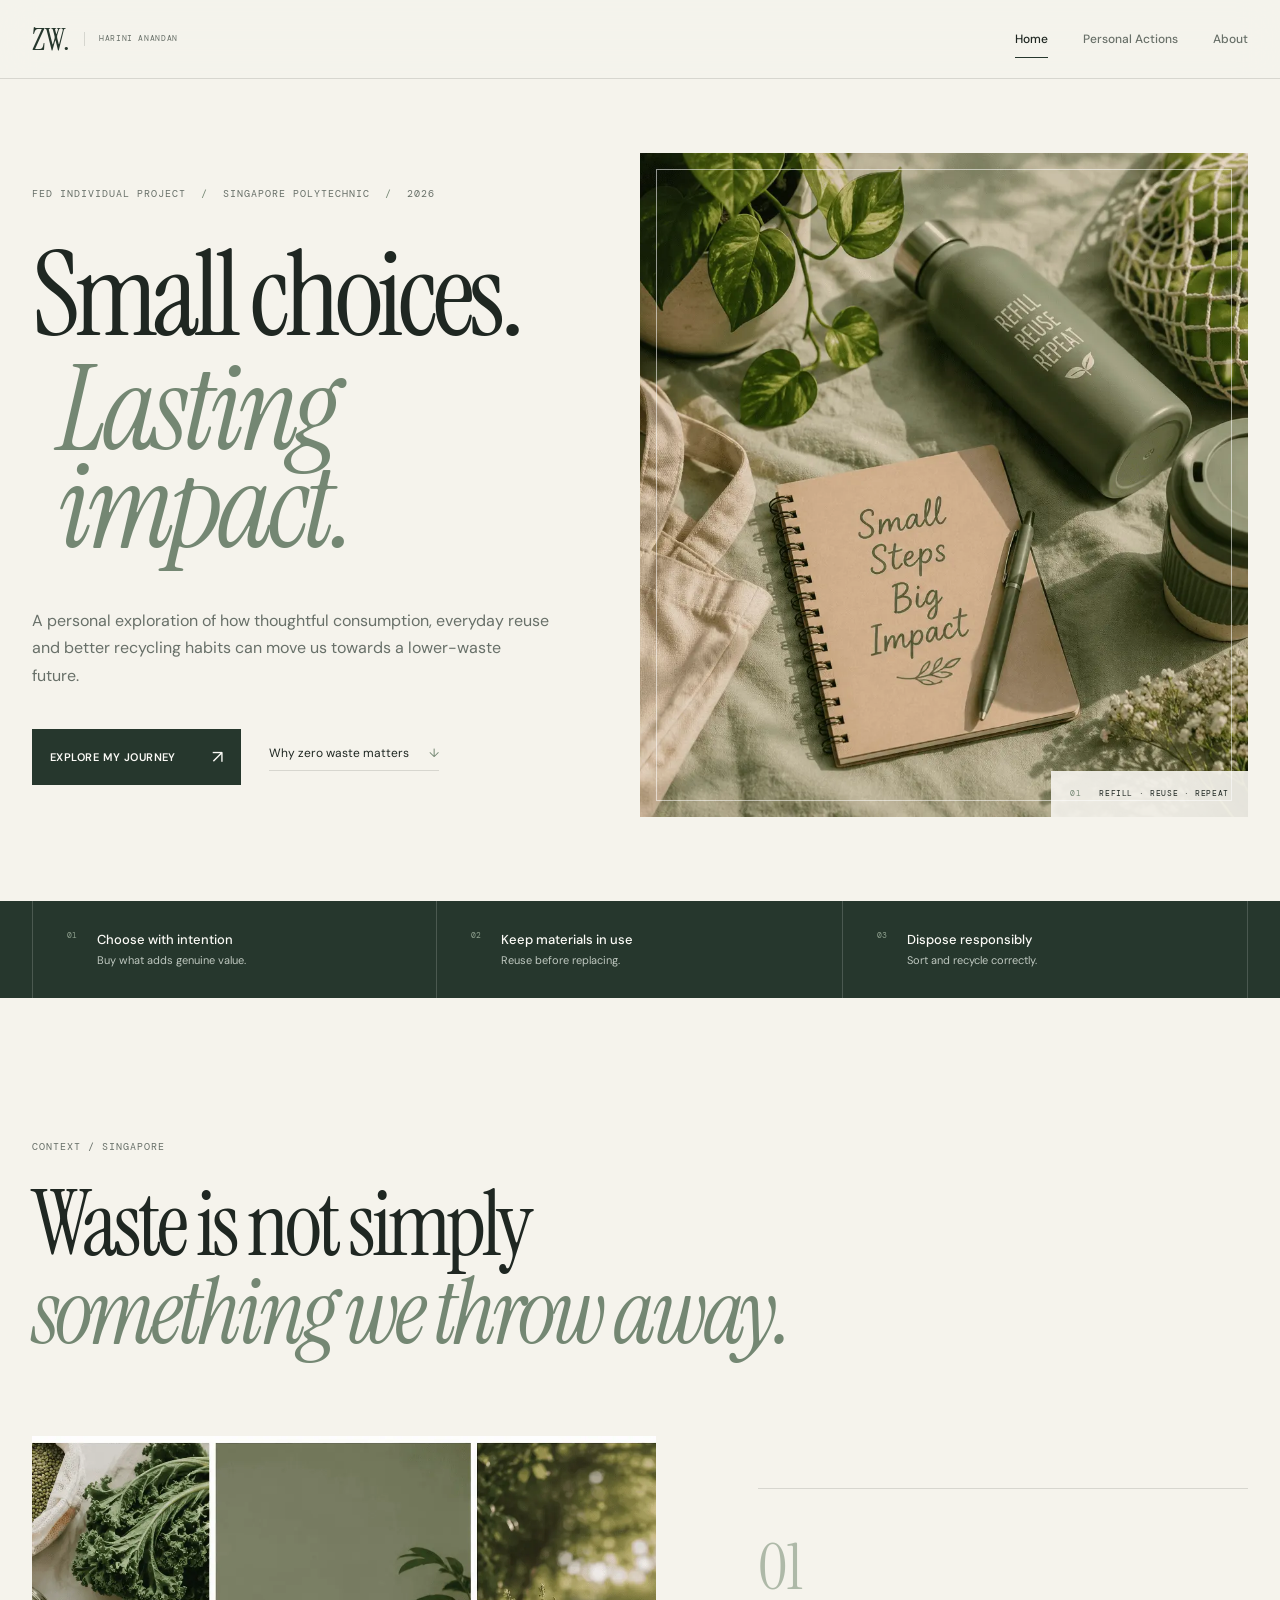
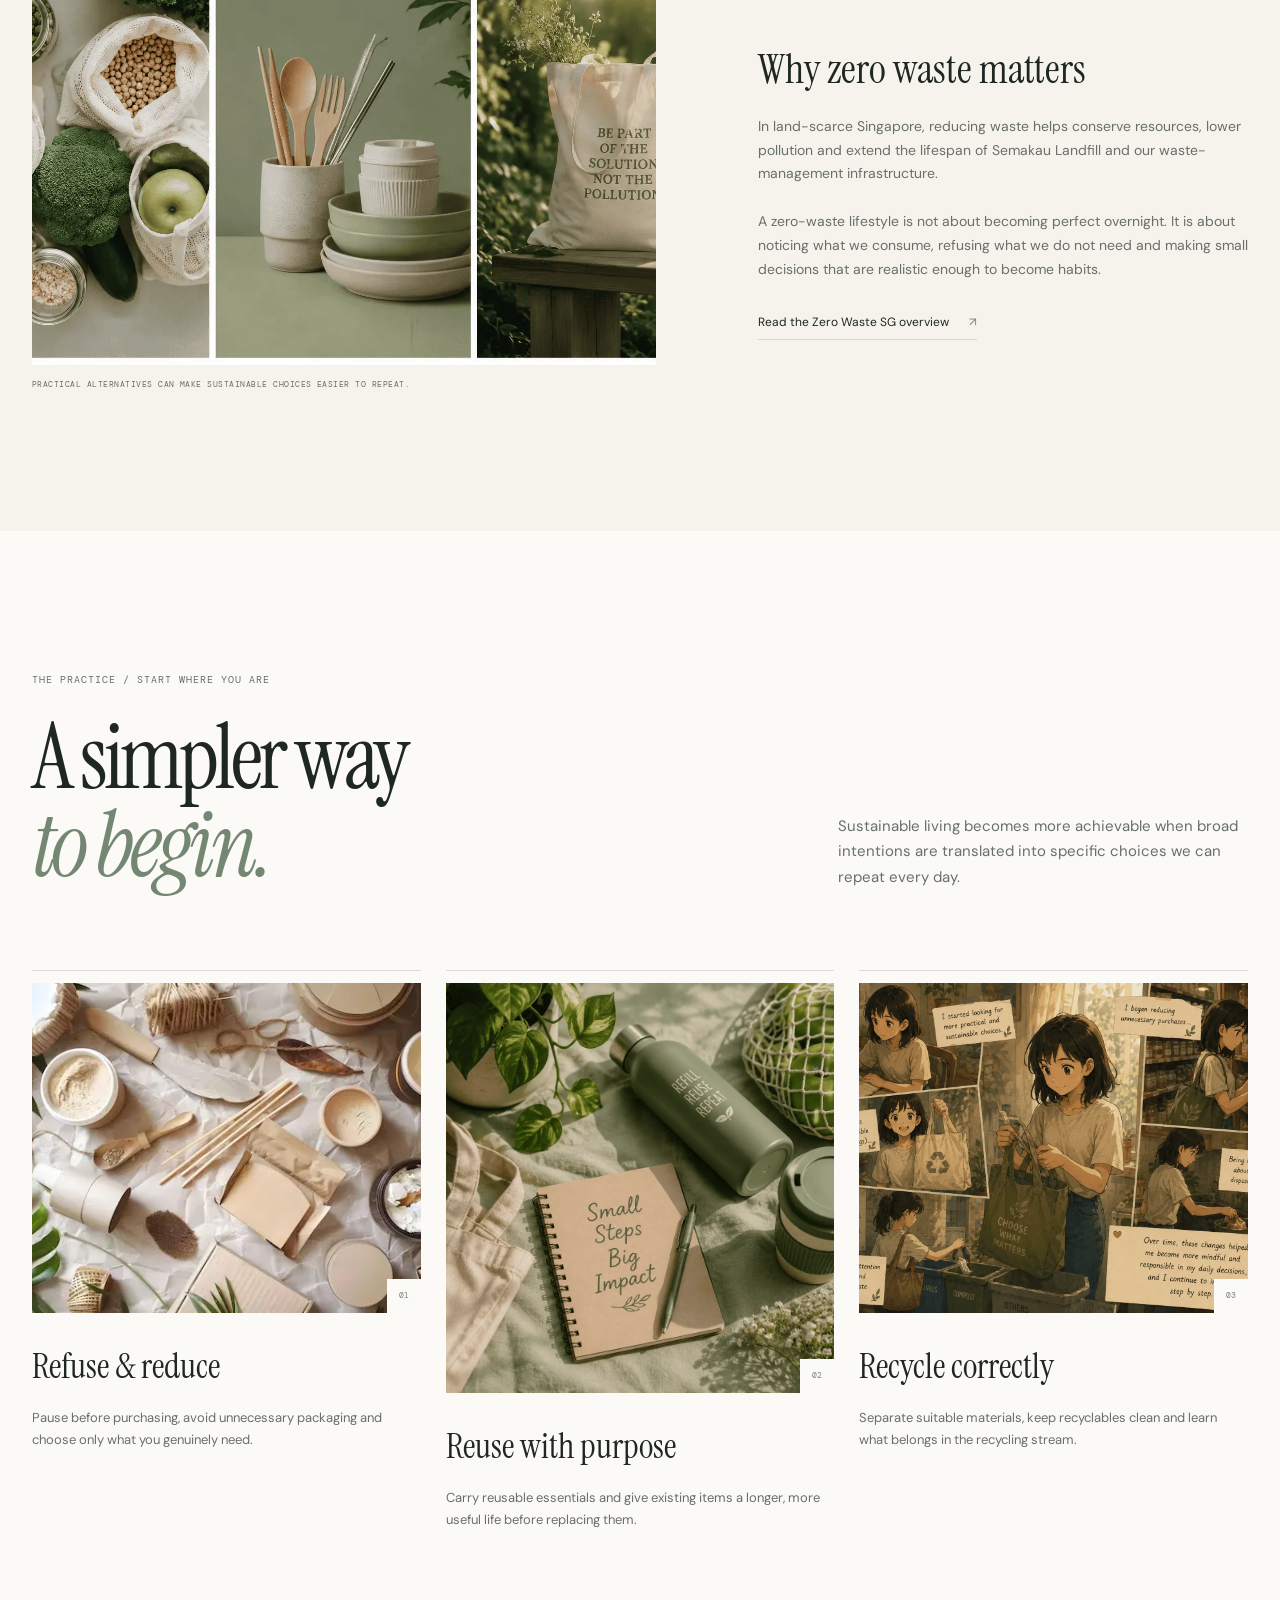
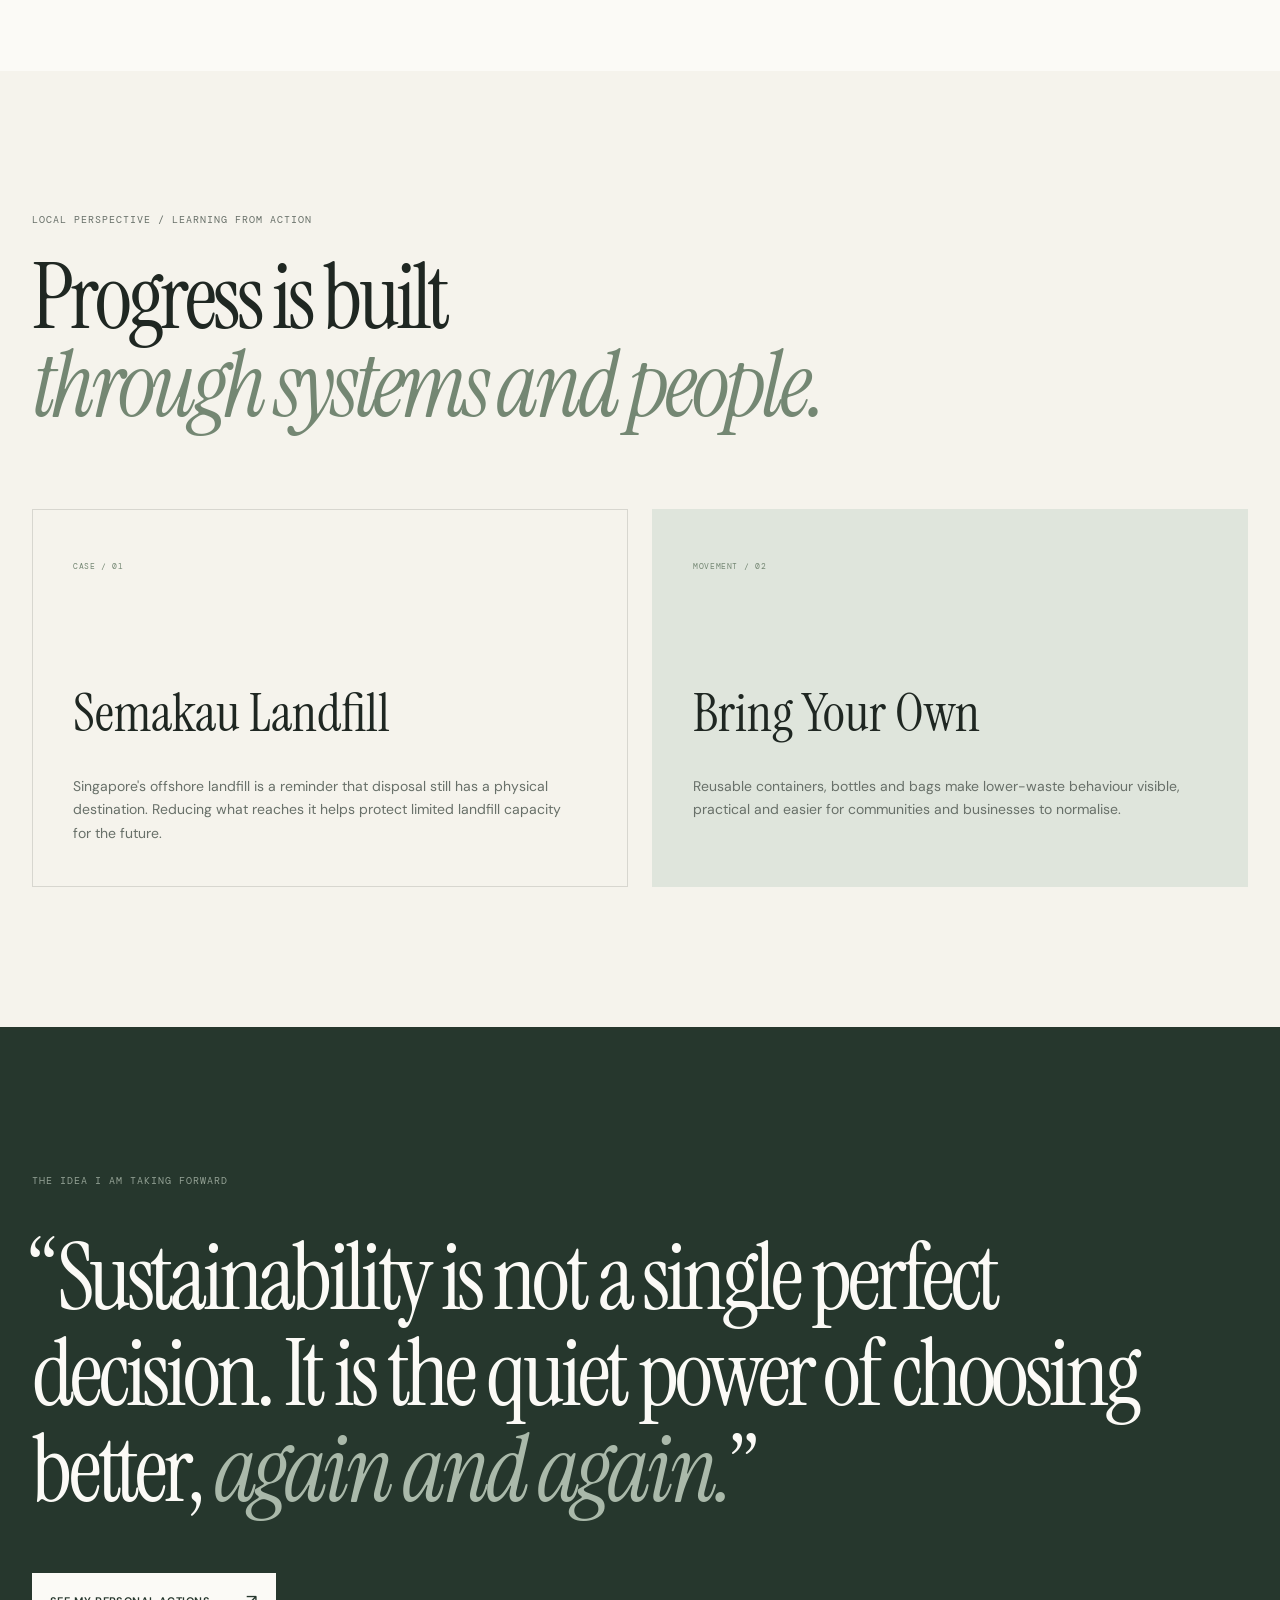
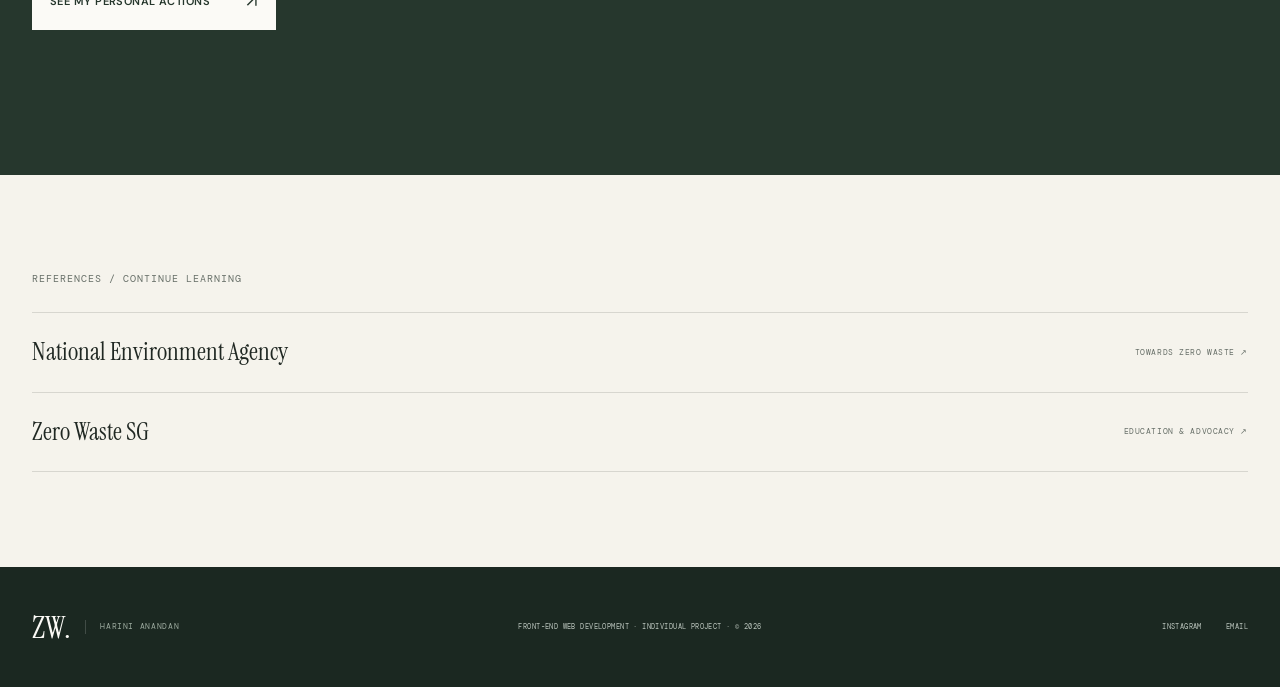
<file: index.html>
<!DOCTYPE html>
<html lang="en">
<head>
  <meta charset="UTF-8">
  <meta name="viewport" content="width=device-width, initial-scale=1.0">
  <meta name="description" content="A refined student project by Harinivevektha Anandan exploring practical zero-waste habits and sustainable choices in Singapore.">
  <meta name="theme-color" content="#26372d">
  <title>Zero Waste, Thoughtfully — Harini Anandan</title>

  <link rel="preconnect" href="https://fonts.googleapis.com">
  <link rel="preconnect" href="https://fonts.gstatic.com" crossorigin>
  <link href="https://fonts.googleapis.com/css2?family=DM+Sans:wght@400;500;600&amp;family=DM+Mono:wght@400;500&amp;family=Instrument+Serif:ital@0;1&amp;display=swap" rel="stylesheet">

  <link rel="stylesheet" href="css/style.css">
  <script src="script.js" defer></script>
</head>

<body>
  <a class="skip-link" href="#main-content">Skip to content</a>

  <header class="site-header">
    <div class="nav-shell">
      <a class="brand" href="index.html" aria-label="Zero Waste home">
        <span>ZW.</span>
        <small>Harini Anandan</small>
      </a>

      <button class="menu-toggle" type="button" aria-expanded="false" aria-controls="site-nav" aria-label="Open navigation">
        <span></span><span></span>
      </button>

      <nav class="site-nav" id="site-nav" aria-label="Main navigation">
        <a class="active" href="index.html">Home</a>
        <a href="personalaction.html">Personal Actions</a>
        <a href="about_me.html">About</a>
      </nav>
    </div>
  </header>

  <main id="main-content">
    <section class="home-hero page-shell">
      <div class="hero-copy reveal">
        <p class="eyebrow">FED Individual Project <span>/</span> Singapore Polytechnic <span>/</span> 2026</p>
        <h1>Small choices.<br><em>Lasting impact.</em></h1>
        <p class="hero-intro">
          A personal exploration of how thoughtful consumption, everyday reuse
          and better recycling habits can move us towards a lower-waste future.
        </p>
        <div class="hero-actions">
          <a class="button button-dark" href="personalaction.html">Explore my journey <span>↗</span></a>
          <a class="text-link" href="#why">Why zero waste matters <span>↓</span></a>
        </div>
      </div>

      <figure class="hero-visual reveal">
        <img src="images/aestheticpic.webp" alt="Reusable bottle, cup, tote bag and fresh produce arranged for a low-waste lifestyle">
        <figcaption><span>01</span> Refill · Reuse · Repeat</figcaption>
      </figure>
    </section>

    <section class="principles" aria-label="Zero-waste principles">
      <div class="page-shell principles-grid">
        <p><span>01</span><strong>Choose with intention</strong>Buy what adds genuine value.</p>
        <p><span>02</span><strong>Keep materials in use</strong>Reuse before replacing.</p>
        <p><span>03</span><strong>Dispose responsibly</strong>Sort and recycle correctly.</p>
      </div>
    </section>

    <section class="section page-shell" id="why">
      <div class="section-heading reveal">
        <p class="eyebrow">Context / Singapore</p>
        <h2>Waste is not simply<br><em>something we throw away.</em></h2>
      </div>

      <div class="editorial-split">
        <figure class="feature-image reveal">
          <img src="images/overlayindex.webp" alt="Reusable food bags, utensils, cup and tote bag illustrating low-waste choices" loading="lazy">
          <figcaption>Practical alternatives can make sustainable choices easier to repeat.</figcaption>
        </figure>

        <div class="feature-copy reveal">
          <span class="large-number">01</span>
          <h3>Why zero waste matters</h3>
          <p>
            In land-scarce Singapore, reducing waste helps conserve resources,
            lower pollution and extend the lifespan of Semakau Landfill and our
            waste-management infrastructure.
          </p>
          <p>
            A zero-waste lifestyle is not about becoming perfect overnight. It is
            about noticing what we consume, refusing what we do not need and making
            small decisions that are realistic enough to become habits.
          </p>
          <a class="text-link source-link" href="https://www.zerowastesg.com/zero-waste" target="_blank" rel="noopener noreferrer">
            Read the Zero Waste SG overview <span>↗</span>
          </a>
        </div>
      </div>
    </section>

    <section class="section practice-section">
      <div class="page-shell">
        <div class="section-heading section-heading-row reveal">
          <div>
            <p class="eyebrow">The practice / Start where you are</p>
            <h2>A simpler way<br><em>to begin.</em></h2>
          </div>
          <p>
            Sustainable living becomes more achievable when broad intentions are
            translated into specific choices we can repeat every day.
          </p>
        </div>

        <div class="practice-grid">
          <article class="practice-card reveal">
            <div class="practice-image">
              <img src="images/ecoproducts.webp" alt="Natural and reusable household products" loading="lazy">
              <span>01</span>
            </div>
            <h3>Refuse &amp; reduce</h3>
            <p>Pause before purchasing, avoid unnecessary packaging and choose only what you genuinely need.</p>
          </article>

          <article class="practice-card reveal">
            <div class="practice-image practice-image-tall">
              <img src="images/aestheticpic.webp" alt="Reusable items for a low-waste daily routine" loading="lazy">
              <span>02</span>
            </div>
            <h3>Reuse with purpose</h3>
            <p>Carry reusable essentials and give existing items a longer, more useful life before replacing them.</p>
          </article>

          <article class="practice-card reveal">
            <div class="practice-image">
              <img src="images/recycling.webp" alt="Illustrated reflection on mindful shopping, reuse and recycling" loading="lazy">
              <span>03</span>
            </div>
            <h3>Recycle correctly</h3>
            <p>Separate suitable materials, keep recyclables clean and learn what belongs in the recycling stream.</p>
          </article>
        </div>
      </div>
    </section>

    <section class="section page-shell">
      <div class="section-heading reveal">
        <p class="eyebrow">Local perspective / Learning from action</p>
        <h2>Progress is built<br><em>through systems and people.</em></h2>
      </div>

      <div class="case-grid">
        <article class="case-card reveal">
          <span>Case / 01</span>
          <h3>Semakau Landfill</h3>
          <p>
            Singapore's offshore landfill is a reminder that disposal still has a
            physical destination. Reducing what reaches it helps protect limited
            landfill capacity for the future.
          </p>
        </article>

        <article class="case-card case-card-accent reveal">
          <span>Movement / 02</span>
          <h3>Bring Your Own</h3>
          <p>
            Reusable containers, bottles and bags make lower-waste behaviour visible,
            practical and easier for communities and businesses to normalise.
          </p>
        </article>
      </div>
    </section>

    <section class="closing-statement">
      <div class="page-shell reveal">
        <p class="eyebrow">The idea I am taking forward</p>
        <blockquote>
          “Sustainability is not a single perfect decision. It is the quiet power of
          choosing better, <em>again and again.</em>”
        </blockquote>
        <a class="button button-light" href="personalaction.html">See my personal actions <span>↗</span></a>
      </div>
    </section>

    <section class="sources-section page-shell">
      <p class="eyebrow">References / Continue learning</p>
      <div class="source-list">
        <a href="https://www.nea.gov.sg/our-services/towards-zero-waste" target="_blank" rel="noopener noreferrer">
          <span>National Environment Agency</span><small>Towards Zero Waste ↗</small>
        </a>
        <a href="https://www.zerowastesg.com/" target="_blank" rel="noopener noreferrer">
          <span>Zero Waste SG</span><small>Education &amp; advocacy ↗</small>
        </a>
      </div>
    </section>
  </main>

  <footer class="site-footer">
    <div class="page-shell footer-grid">
      <a class="brand brand-light" href="index.html"><span>ZW.</span><small>Harini Anandan</small></a>
      <p>Front-End Web Development · Individual Project · © 2026</p>
      <div class="footer-links">
        <a href="https://www.instagram.com/hariniii.i" target="_blank" rel="noopener noreferrer">Instagram</a>
        <a href="mailto:hariniiy@icloud.com">Email</a>
      </div>
    </div>
  </footer>
</body>
</html>
</file>
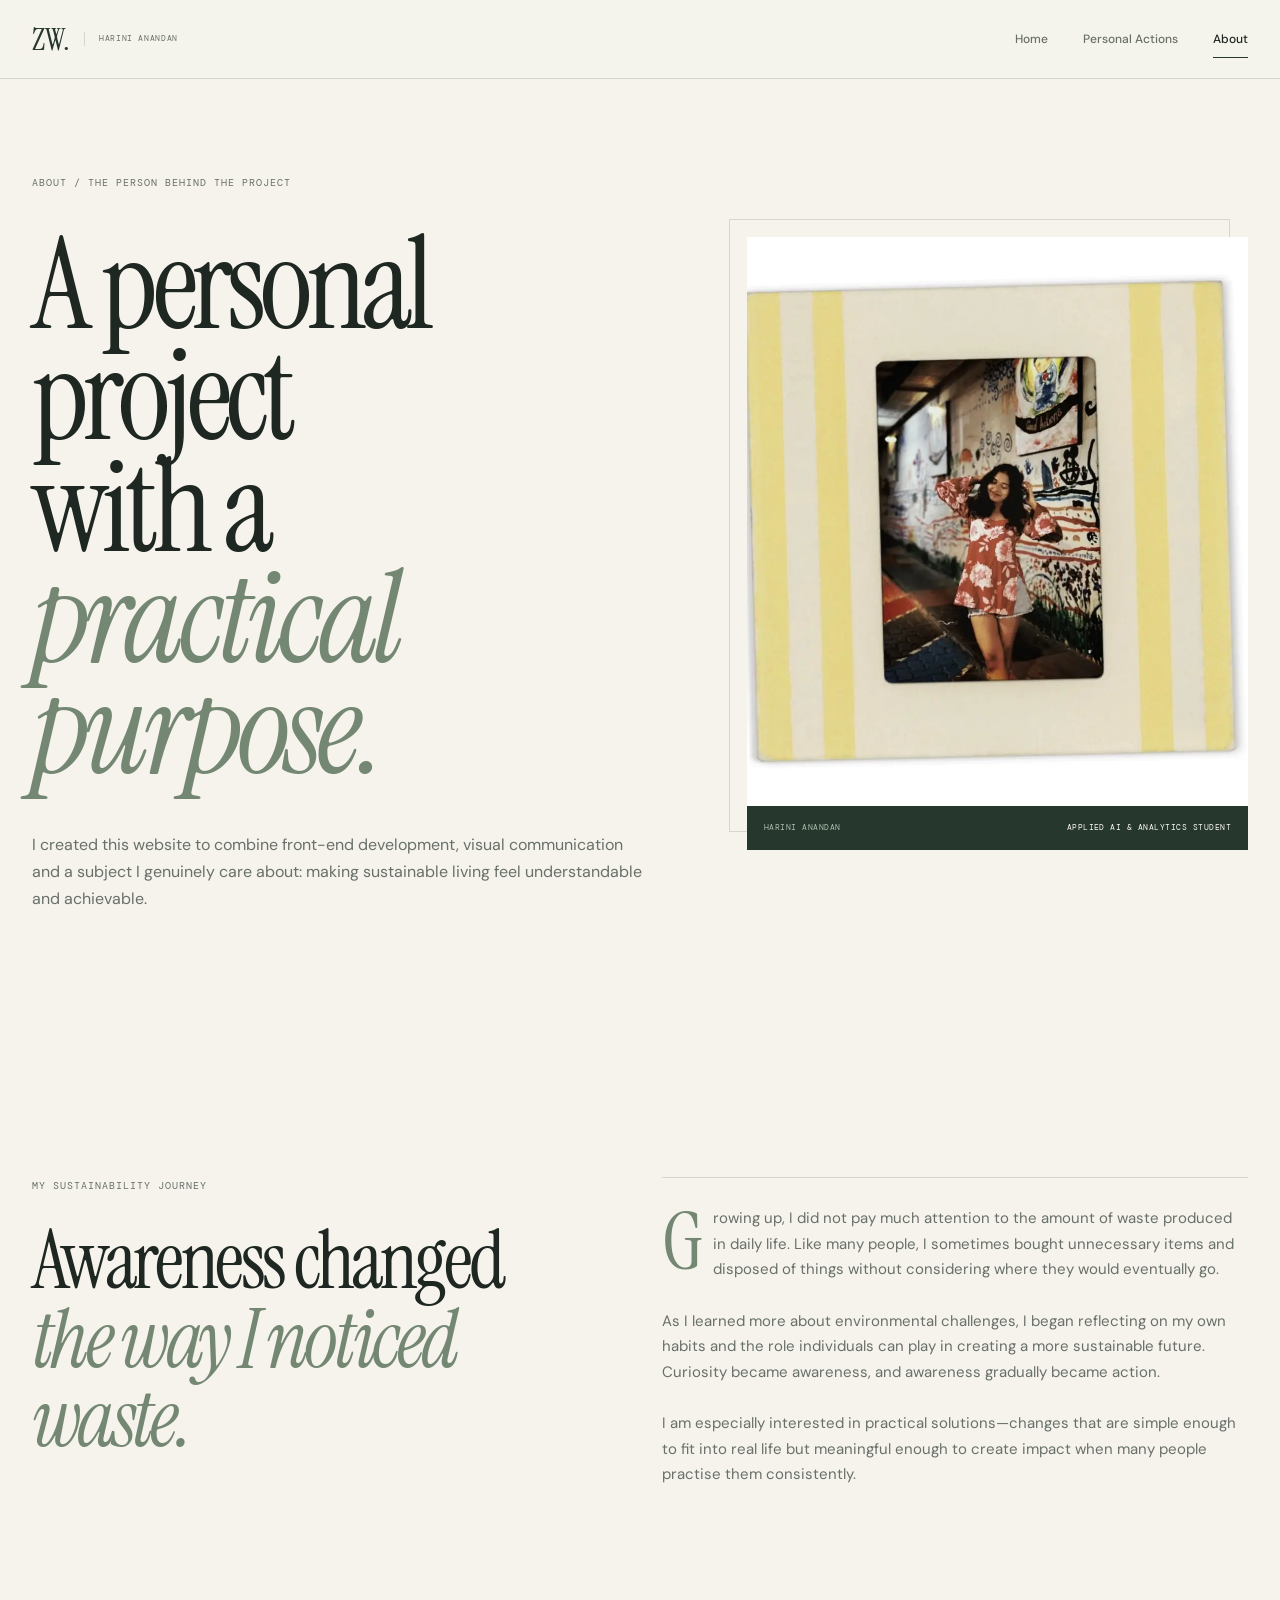
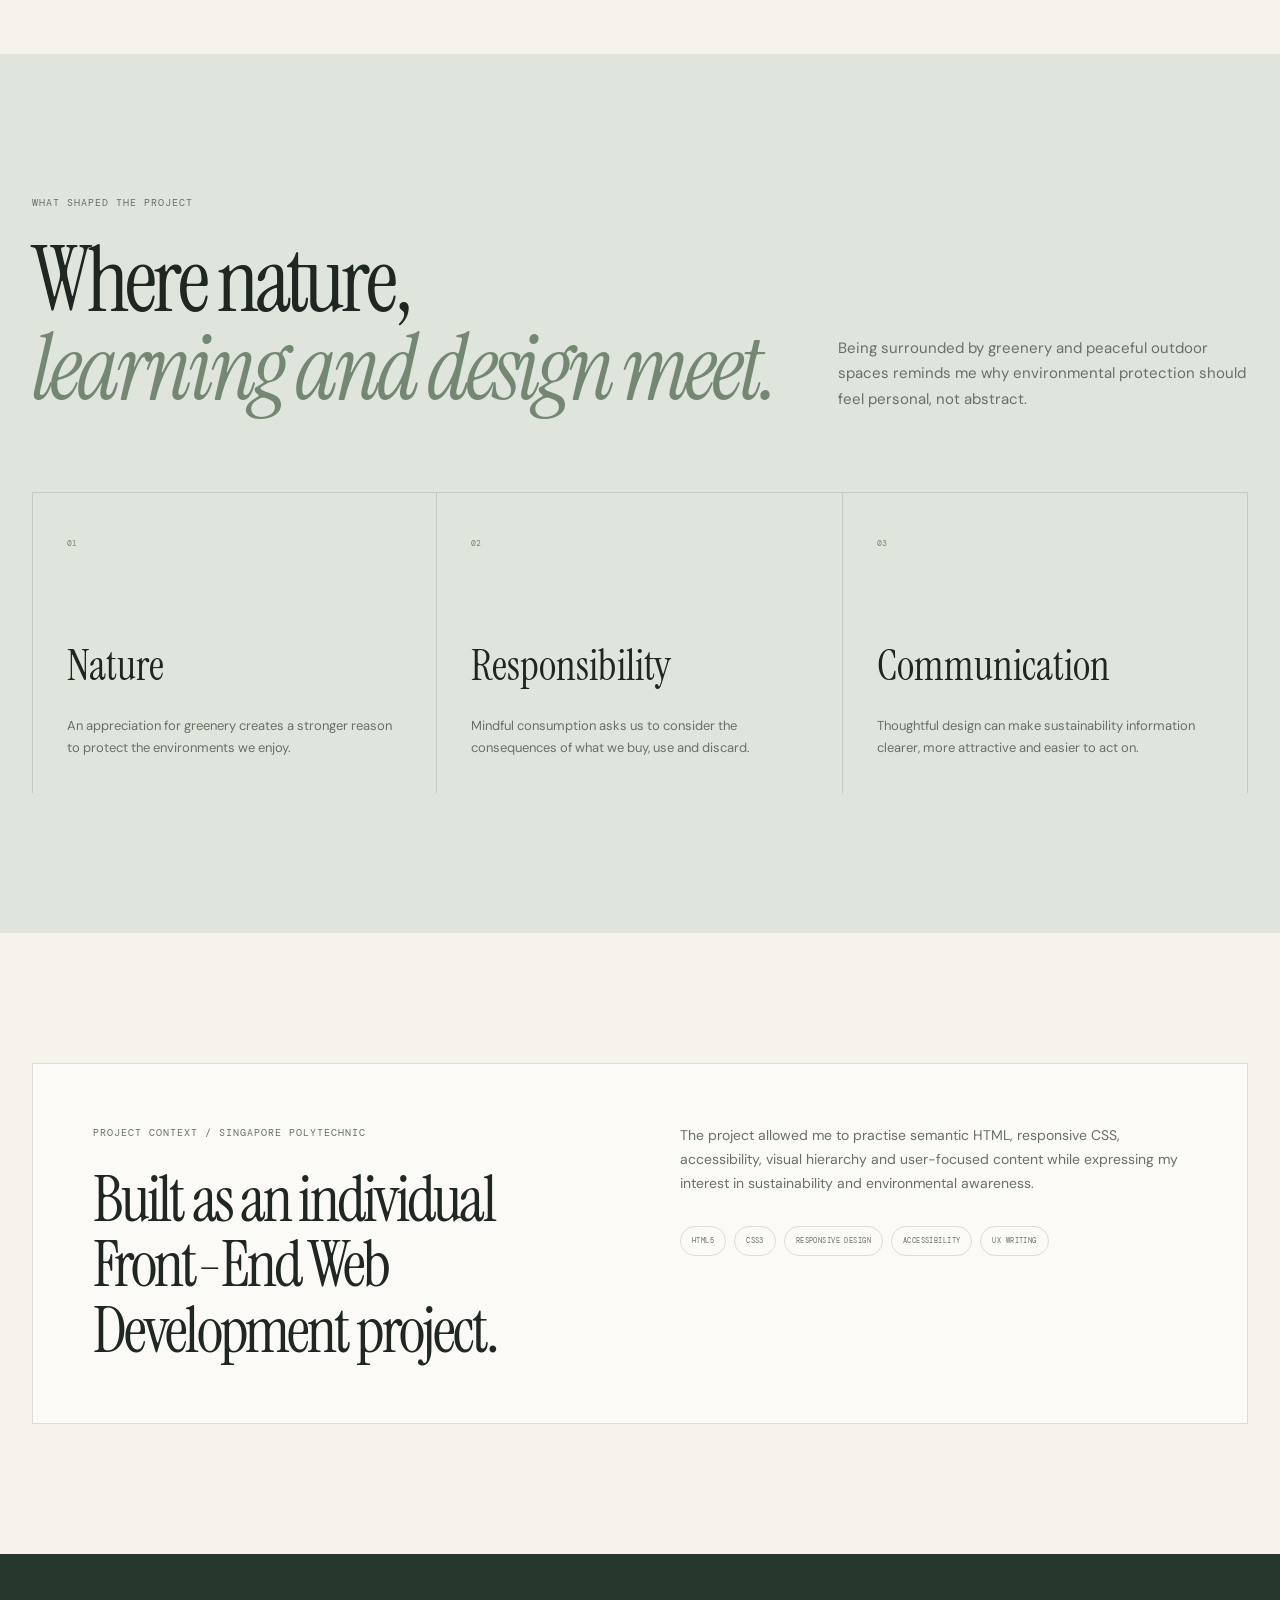
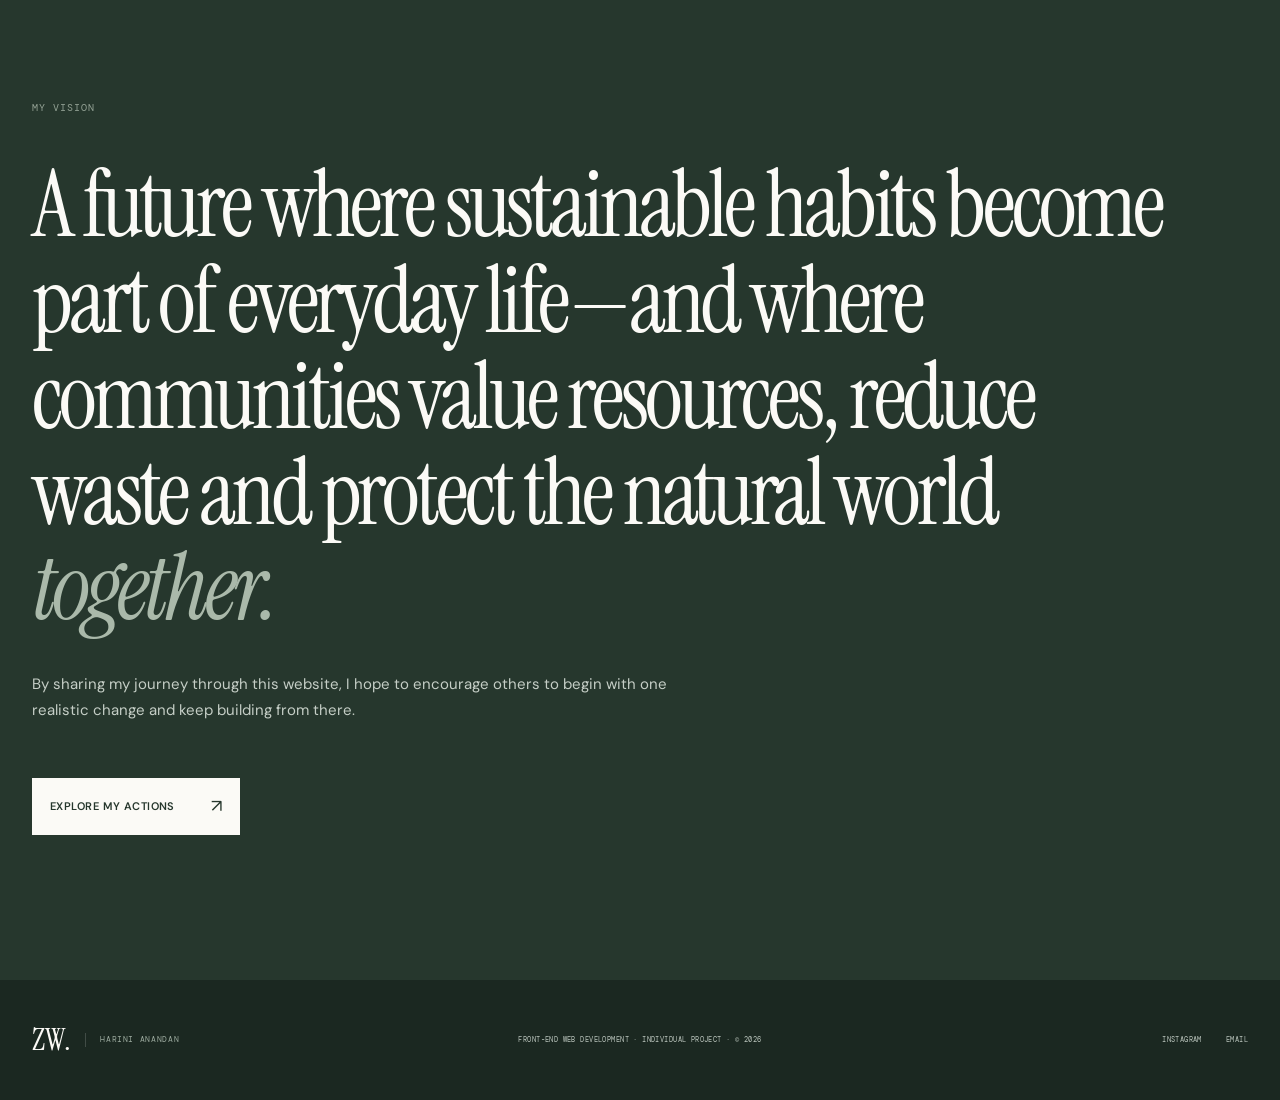
<file: about_me.html>
<!DOCTYPE html>
<html lang="en">
<head>
  <meta charset="UTF-8">
  <meta name="viewport" content="width=device-width, initial-scale=1.0">
  <meta name="description" content="About Harinivevektha Anandan and the personal inspiration behind her Front-End Web Development sustainability project.">
  <meta name="theme-color" content="#26372d">
  <title>About the Project — Zero Waste, Thoughtfully</title>

  <link rel="preconnect" href="https://fonts.googleapis.com">
  <link rel="preconnect" href="https://fonts.gstatic.com" crossorigin>
  <link href="https://fonts.googleapis.com/css2?family=DM+Sans:wght@400;500;600&amp;family=DM+Mono:wght@400;500&amp;family=Instrument+Serif:ital@0;1&amp;display=swap" rel="stylesheet">

  <link rel="stylesheet" href="css/style.css">
  <script src="script.js" defer></script>
</head>

<body>
  <a class="skip-link" href="#main-content">Skip to content</a>

  <header class="site-header">
    <div class="nav-shell">
      <a class="brand" href="index.html" aria-label="Zero Waste home">
        <span>ZW.</span>
        <small>Harini Anandan</small>
      </a>

      <button class="menu-toggle" type="button" aria-expanded="false" aria-controls="site-nav" aria-label="Open navigation">
        <span></span><span></span>
      </button>

      <nav class="site-nav" id="site-nav" aria-label="Main navigation">
        <a href="index.html">Home</a>
        <a href="personalaction.html">Personal Actions</a>
        <a class="active" href="about_me.html">About</a>
      </nav>
    </div>
  </header>

  <main id="main-content">
    <section class="about-hero page-shell">
      <div class="about-hero-copy reveal">
        <p class="eyebrow">About / The person behind the project</p>
        <h1>A personal project<br>with a <em>practical purpose.</em></h1>
        <p>
          I created this website to combine front-end development, visual
          communication and a subject I genuinely care about: making sustainable
          living feel understandable and achievable.
        </p>
      </div>

      <figure class="portrait-frame reveal">
        <img src="images/me.webp" alt="Harinivevektha Anandan">
        <figcaption><span>Harini Anandan</span> Applied AI &amp; Analytics student</figcaption>
      </figure>
    </section>

    <section class="section page-shell">
      <div class="about-story">
        <div class="about-story-title reveal">
          <p class="eyebrow">My sustainability journey</p>
          <h2>Awareness changed<br><em>the way I noticed waste.</em></h2>
        </div>

        <div class="about-story-copy reveal">
          <p class="drop-cap">
            Growing up, I did not pay much attention to the amount of waste produced
            in daily life. Like many people, I sometimes bought unnecessary items and
            disposed of things without considering where they would eventually go.
          </p>
          <p>
            As I learned more about environmental challenges, I began reflecting on
            my own habits and the role individuals can play in creating a more
            sustainable future. Curiosity became awareness, and awareness gradually
            became action.
          </p>
          <p>
            I am especially interested in practical solutions—changes that are simple
            enough to fit into real life but meaningful enough to create impact when
            many people practise them consistently.
          </p>
        </div>
      </div>
    </section>

    <section class="values-section">
      <div class="page-shell">
        <div class="section-heading section-heading-row reveal">
          <div>
            <p class="eyebrow">What shaped the project</p>
            <h2>Where nature,<br><em>learning and design meet.</em></h2>
          </div>
          <p>
            Being surrounded by greenery and peaceful outdoor spaces reminds me
            why environmental protection should feel personal, not abstract.
          </p>
        </div>

        <div class="value-grid">
          <article class="value-card reveal">
            <span>01</span>
            <h3>Nature</h3>
            <p>An appreciation for greenery creates a stronger reason to protect the environments we enjoy.</p>
          </article>
          <article class="value-card reveal">
            <span>02</span>
            <h3>Responsibility</h3>
            <p>Mindful consumption asks us to consider the consequences of what we buy, use and discard.</p>
          </article>
          <article class="value-card reveal">
            <span>03</span>
            <h3>Communication</h3>
            <p>Thoughtful design can make sustainability information clearer, more attractive and easier to act on.</p>
          </article>
        </div>
      </div>
    </section>

    <section class="project-note page-shell">
      <div class="project-note-card reveal">
        <div>
          <p class="eyebrow">Project context / Singapore Polytechnic</p>
          <h2>Built as an individual Front-End Web Development project.</h2>
        </div>
        <div>
          <p>
            The project allowed me to practise semantic HTML, responsive CSS,
            accessibility, visual hierarchy and user-focused content while expressing
            my interest in sustainability and environmental awareness.
          </p>
          <ul class="project-skills" aria-label="Project skills">
            <li>HTML5</li><li>CSS3</li><li>Responsive Design</li><li>Accessibility</li><li>UX Writing</li>
          </ul>
        </div>
      </div>
    </section>

    <section class="vision-quote">
      <div class="page-shell reveal">
        <p class="eyebrow">My vision</p>
        <blockquote>
          A future where sustainable habits become part of everyday life—and where
          communities value resources, reduce waste and protect the natural world
          <em>together.</em>
        </blockquote>
        <p>
          By sharing my journey through this website, I hope to encourage others to
          begin with one realistic change and keep building from there.
        </p>
        <a class="button button-light" href="personalaction.html">Explore my actions <span>↗</span></a>
      </div>
    </section>
  </main>

  <footer class="site-footer">
    <div class="page-shell footer-grid">
      <a class="brand brand-light" href="index.html"><span>ZW.</span><small>Harini Anandan</small></a>
      <p>Front-End Web Development · Individual Project · © 2026</p>
      <div class="footer-links">
        <a href="https://www.instagram.com/hariniii.i" target="_blank" rel="noopener noreferrer">Instagram</a>
        <a href="mailto:hariniiy@icloud.com">Email</a>
      </div>
    </div>
  </footer>
</body>
</html>
</file>
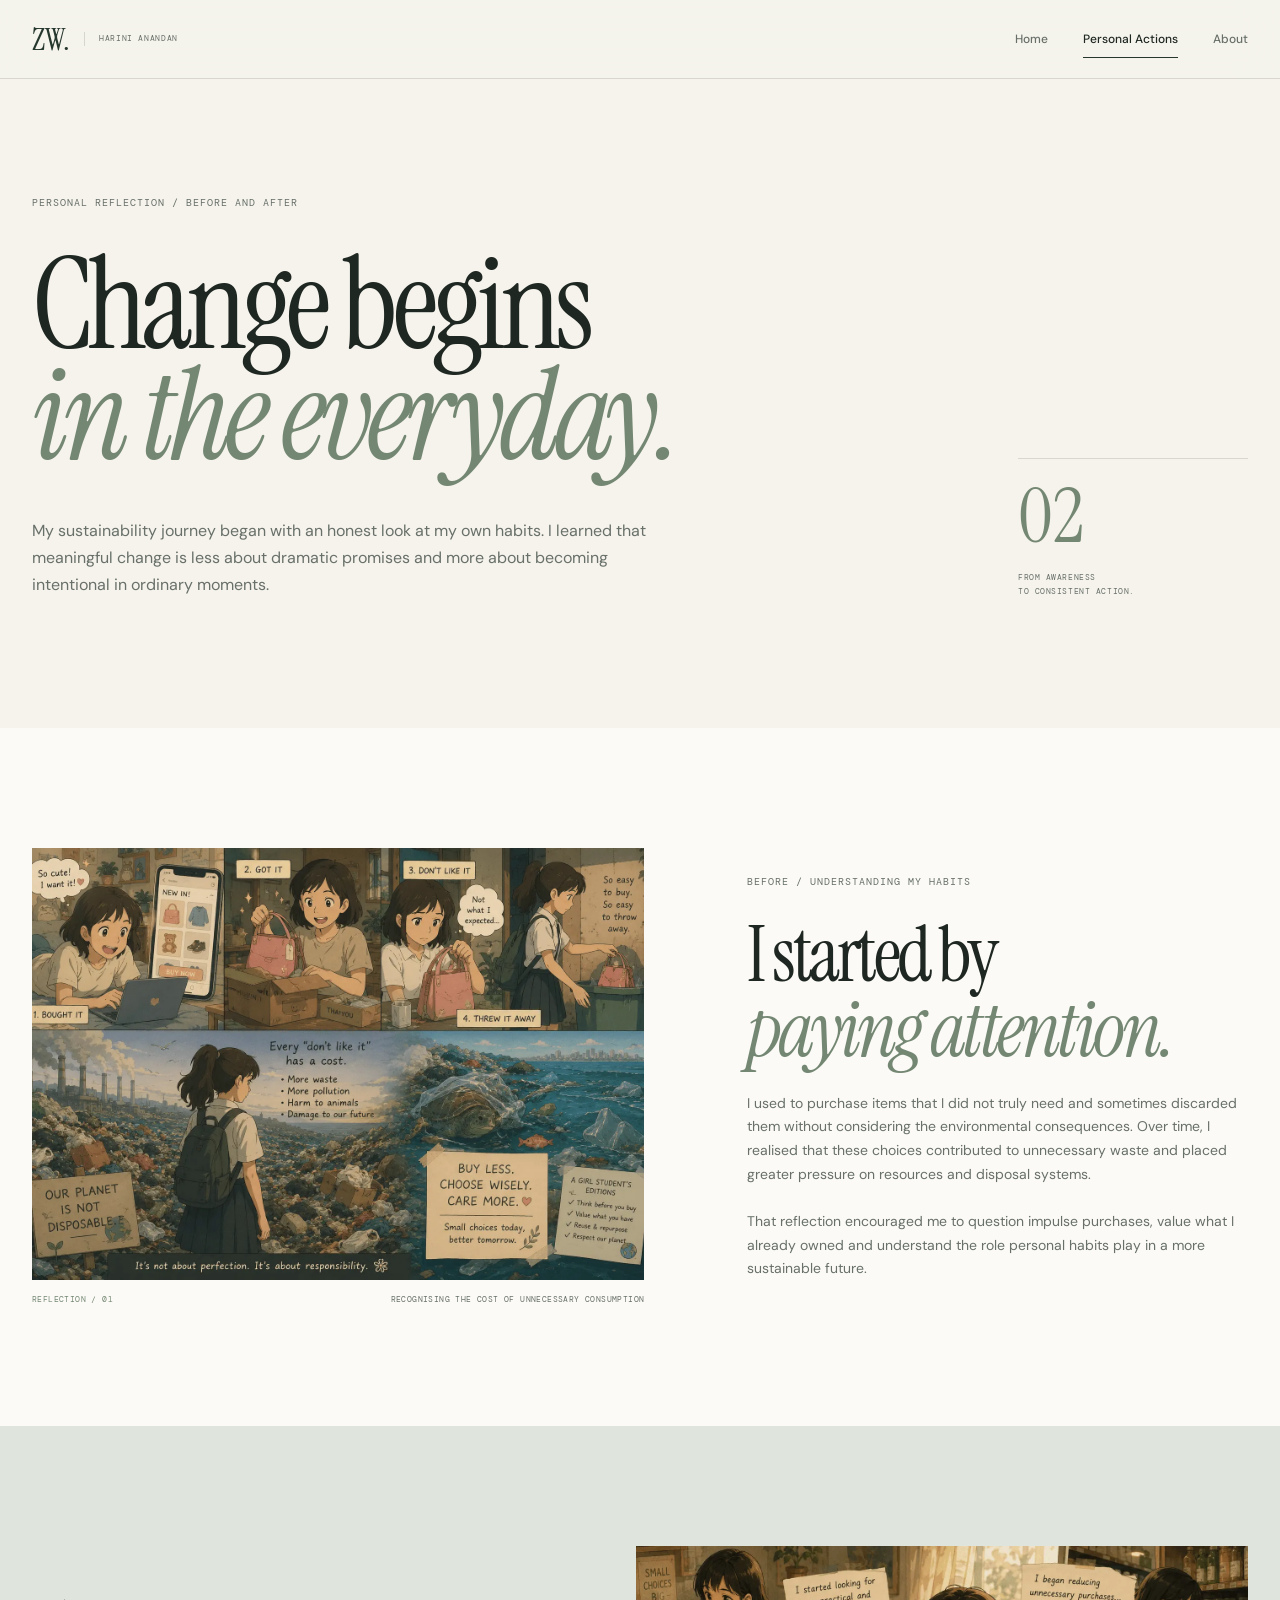
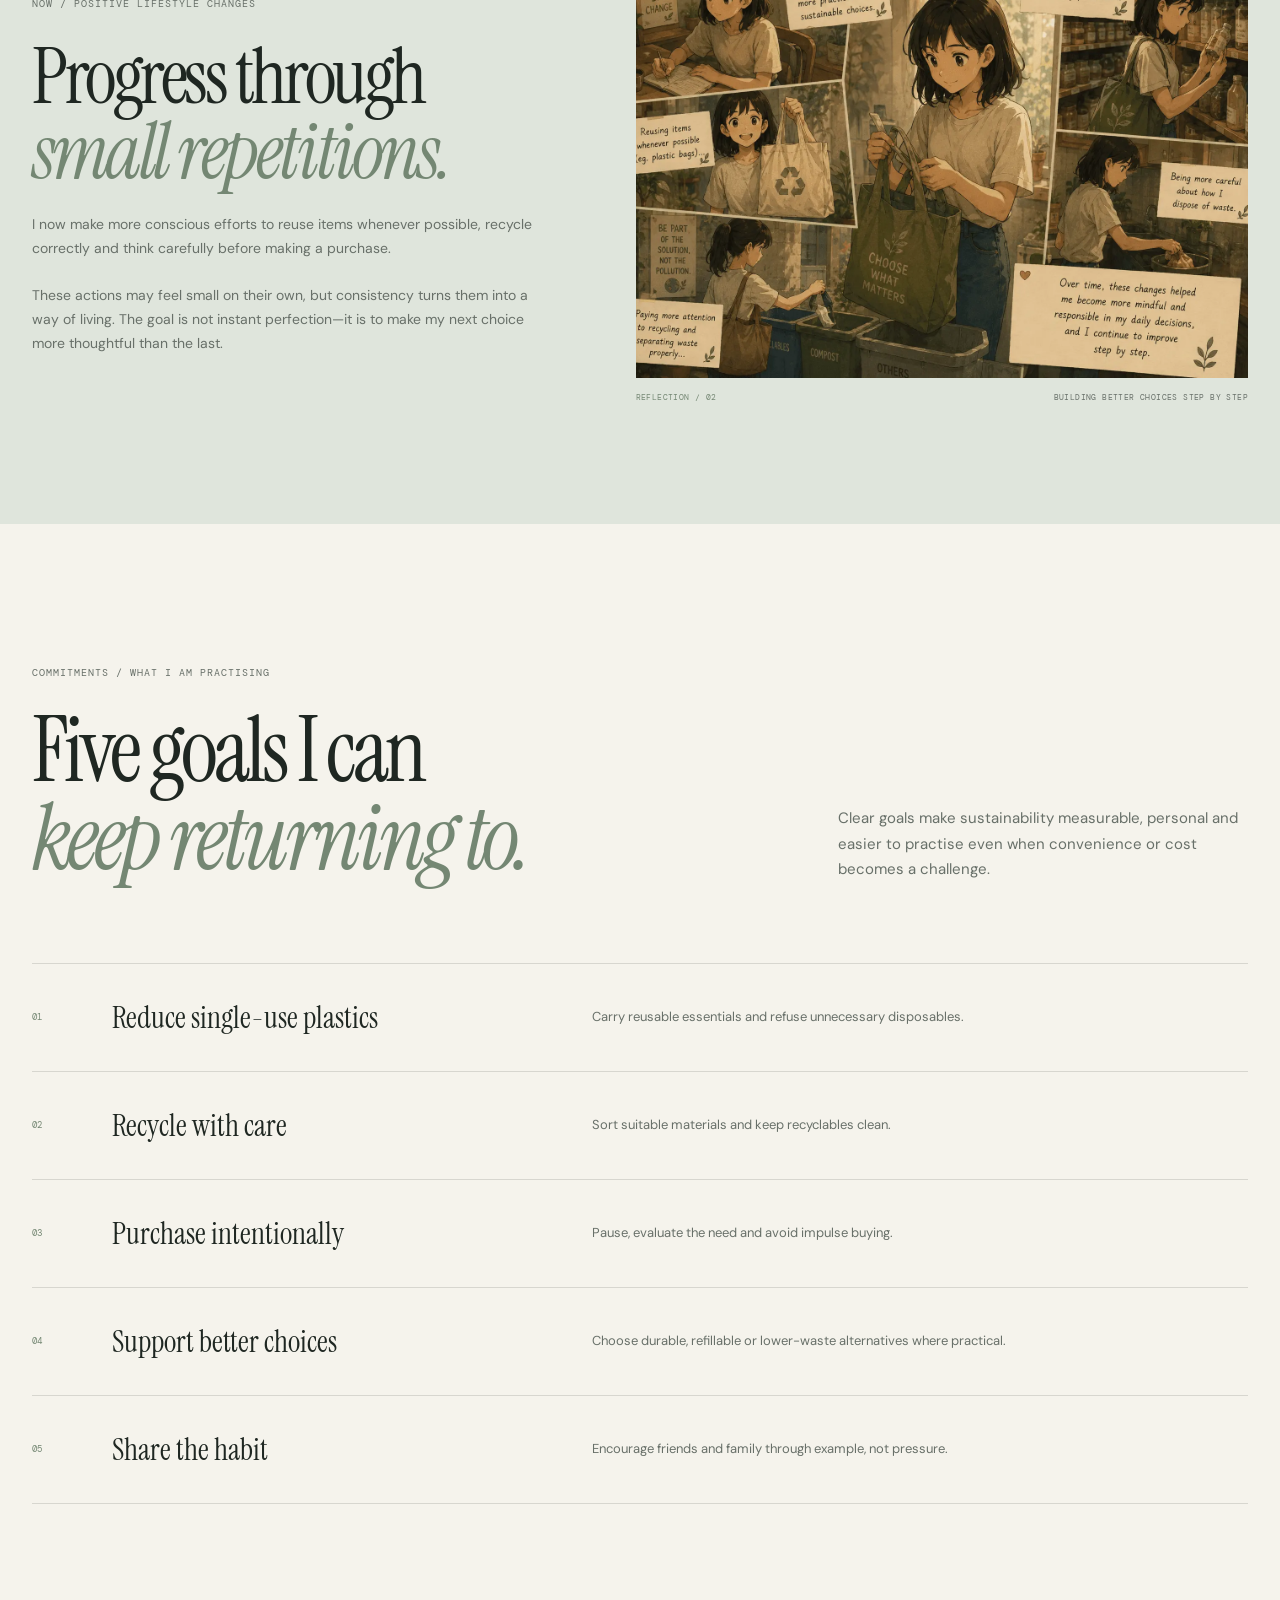
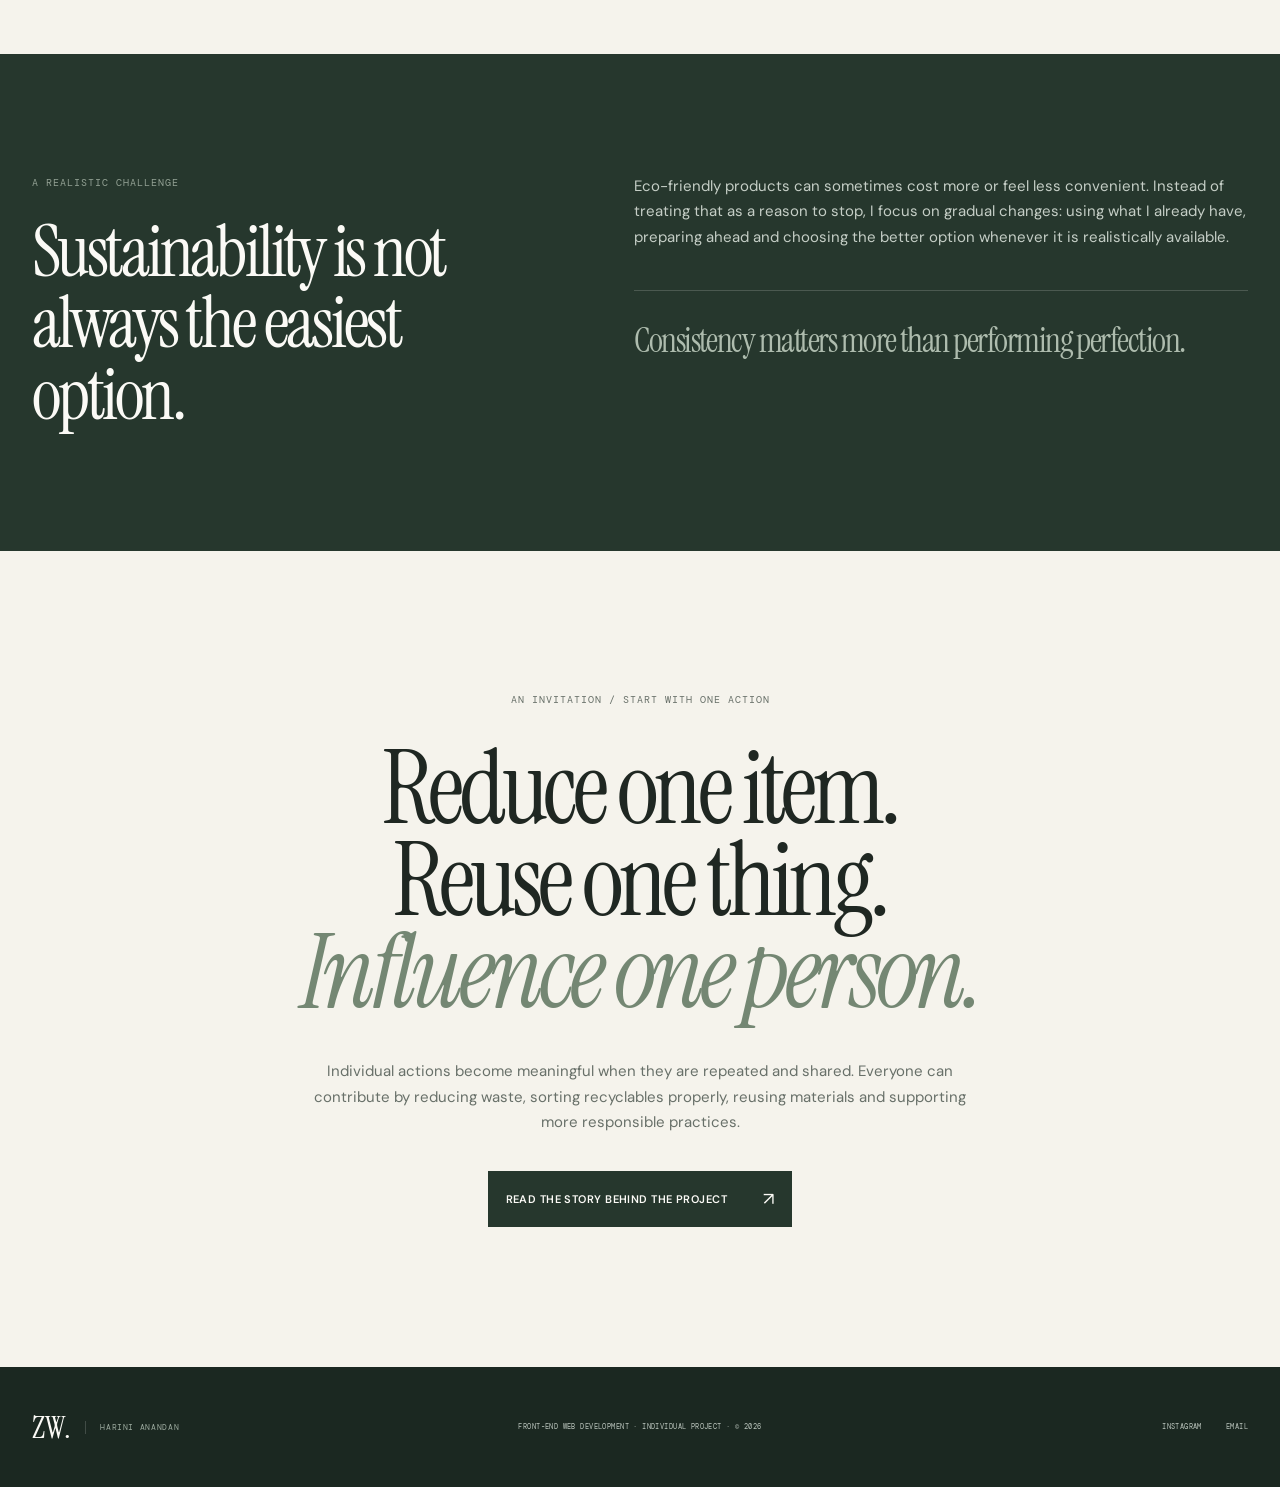
<file: personalaction.html>
<!DOCTYPE html>
<html lang="en">
<head>
  <meta charset="UTF-8">
  <meta name="viewport" content="width=device-width, initial-scale=1.0">
  <meta name="description" content="Harini's personal reflection on mindful consumption, reuse, recycling and realistic sustainability goals.">
  <meta name="theme-color" content="#26372d">
  <title>Personal Actions — Zero Waste, Thoughtfully</title>

  <link rel="preconnect" href="https://fonts.googleapis.com">
  <link rel="preconnect" href="https://fonts.gstatic.com" crossorigin>
  <link href="https://fonts.googleapis.com/css2?family=DM+Sans:wght@400;500;600&amp;family=DM+Mono:wght@400;500&amp;family=Instrument+Serif:ital@0;1&amp;display=swap" rel="stylesheet">

  <link rel="stylesheet" href="css/style.css">
  <script src="script.js" defer></script>
</head>

<body>
  <a class="skip-link" href="#main-content">Skip to content</a>

  <header class="site-header">
    <div class="nav-shell">
      <a class="brand" href="index.html" aria-label="Zero Waste home">
        <span>ZW.</span>
        <small>Harini Anandan</small>
      </a>

      <button class="menu-toggle" type="button" aria-expanded="false" aria-controls="site-nav" aria-label="Open navigation">
        <span></span><span></span>
      </button>

      <nav class="site-nav" id="site-nav" aria-label="Main navigation">
        <a href="index.html">Home</a>
        <a class="active" href="personalaction.html">Personal Actions</a>
        <a href="about_me.html">About</a>
      </nav>
    </div>
  </header>

  <main id="main-content">
    <section class="page-hero page-shell">
      <div class="page-hero-copy reveal">
        <p class="eyebrow">Personal reflection / Before and after</p>
        <h1>Change begins<br><em>in the everyday.</em></h1>
        <p>
          My sustainability journey began with an honest look at my own habits.
          I learned that meaningful change is less about dramatic promises and
          more about becoming intentional in ordinary moments.
        </p>
      </div>
      <div class="page-hero-index reveal">
        <span>02</span>
        <p>From awareness<br>to consistent action.</p>
      </div>
    </section>

    <section class="story-section">
      <div class="page-shell story-grid">
        <figure class="story-image reveal">
          <img src="images/habits.webp" alt="Illustrated reflection showing impulse buying and its environmental consequences">
          <figcaption><span>Reflection / 01</span> Recognising the cost of unnecessary consumption</figcaption>
        </figure>

        <article class="story-copy reveal">
          <p class="eyebrow">Before / Understanding my habits</p>
          <h2>I started by<br><em>paying attention.</em></h2>
          <p>
            I used to purchase items that I did not truly need and sometimes
            discarded them without considering the environmental consequences.
            Over time, I realised that these choices contributed to unnecessary
            waste and placed greater pressure on resources and disposal systems.
          </p>
          <p>
            That reflection encouraged me to question impulse purchases, value
            what I already owned and understand the role personal habits play in
            a more sustainable future.
          </p>
        </article>
      </div>
    </section>

    <section class="story-section story-section-alt">
      <div class="page-shell story-grid story-grid-reverse">
        <figure class="story-image reveal">
          <img src="images/recycling.webp" alt="Illustrated reflection showing mindful purchasing, reuse and correct recycling">
          <figcaption><span>Reflection / 02</span> Building better choices step by step</figcaption>
        </figure>

        <article class="story-copy reveal">
          <p class="eyebrow">Now / Positive lifestyle changes</p>
          <h2>Progress through<br><em>small repetitions.</em></h2>
          <p>
            I now make more conscious efforts to reuse items whenever possible,
            recycle correctly and think carefully before making a purchase.
          </p>
          <p>
            These actions may feel small on their own, but consistency turns them
            into a way of living. The goal is not instant perfection—it is to make
            my next choice more thoughtful than the last.
          </p>
        </article>
      </div>
    </section>

    <section class="section goals-wrap page-shell">
      <div class="section-heading section-heading-row reveal">
        <div>
          <p class="eyebrow">Commitments / What I am practising</p>
          <h2>Five goals I can<br><em>keep returning to.</em></h2>
        </div>
        <p>
          Clear goals make sustainability measurable, personal and easier to
          practise even when convenience or cost becomes a challenge.
        </p>
      </div>

      <ol class="goal-list">
        <li class="reveal"><span>01</span><strong>Reduce single-use plastics</strong><p>Carry reusable essentials and refuse unnecessary disposables.</p></li>
        <li class="reveal"><span>02</span><strong>Recycle with care</strong><p>Sort suitable materials and keep recyclables clean.</p></li>
        <li class="reveal"><span>03</span><strong>Purchase intentionally</strong><p>Pause, evaluate the need and avoid impulse buying.</p></li>
        <li class="reveal"><span>04</span><strong>Support better choices</strong><p>Choose durable, refillable or lower-waste alternatives where practical.</p></li>
        <li class="reveal"><span>05</span><strong>Share the habit</strong><p>Encourage friends and family through example, not pressure.</p></li>
      </ol>
    </section>

    <section class="reflection-panel">
      <div class="page-shell reflection-grid">
        <div class="reveal">
          <p class="eyebrow">A realistic challenge</p>
          <h2>Sustainability is not always the easiest option.</h2>
        </div>
        <div class="reflection-copy reveal">
          <p>
            Eco-friendly products can sometimes cost more or feel less convenient.
            Instead of treating that as a reason to stop, I focus on gradual changes:
            using what I already have, preparing ahead and choosing the better option
            whenever it is realistically available.
          </p>
          <blockquote>Consistency matters more than performing perfection.</blockquote>
        </div>
      </div>
    </section>

    <section class="section invitation page-shell reveal">
      <p class="eyebrow">An invitation / Start with one action</p>
      <h2>Reduce one item.<br>Reuse one thing.<br><em>Influence one person.</em></h2>
      <p>
        Individual actions become meaningful when they are repeated and shared.
        Everyone can contribute by reducing waste, sorting recyclables properly,
        reusing materials and supporting more responsible practices.
      </p>
      <a class="button button-dark" href="about_me.html">Read the story behind the project <span>↗</span></a>
    </section>
  </main>

  <footer class="site-footer">
    <div class="page-shell footer-grid">
      <a class="brand brand-light" href="index.html"><span>ZW.</span><small>Harini Anandan</small></a>
      <p>Front-End Web Development · Individual Project · © 2026</p>
      <div class="footer-links">
        <a href="https://www.instagram.com/hariniii.i" target="_blank" rel="noopener noreferrer">Instagram</a>
        <a href="mailto:hariniiy@icloud.com">Email</a>
      </div>
    </div>
  </footer>
</body>
</html>
</file>
<file: css/style.css>
:root {
  --forest: #26372d;
  --forest-deep: #1b2821;
  --moss: #748773;
  --sage: #aeb9a8;
  --sage-pale: #dfe5dc;
  --ivory: #f5f3ec;
  --paper: #fbfaf6;
  --sand: #ded8cc;
  --ink: #1f2722;
  --muted: #687069;
  --line: rgba(31, 39, 34, 0.14);
  --white-line: rgba(255, 255, 255, 0.17);
  --shadow: 0 24px 70px rgba(32, 47, 38, 0.11);
  --shell: 1240px;
  --ease: cubic-bezier(0.22, 1, 0.36, 1);
}

* {
  box-sizing: border-box;
  margin: 0;
  padding: 0;
}

html { scroll-behavior: smooth; }

body {
  background: var(--ivory);
  color: var(--ink);
  font-family: "DM Sans", Arial, sans-serif;
  line-height: 1.7;
  overflow-x: hidden;
}

body.menu-open { overflow: hidden; }

img {
  display: block;
  height: auto;
  max-width: 100%;
}

a { color: inherit; text-decoration: none; }
button { color: inherit; font: inherit; }

a:focus-visible,
button:focus-visible {
  outline: 2px solid var(--moss);
  outline-offset: 5px;
}

::selection { background: var(--sage); color: var(--forest-deep); }

.page-shell,
.nav-shell {
  margin-inline: auto;
  width: min(calc(100% - 64px), var(--shell));
}

.skip-link {
  background: var(--forest);
  color: white;
  left: 20px;
  padding: 10px 15px;
  position: fixed;
  top: -60px;
  transition: top 0.2s ease;
  z-index: 1000;
}

.skip-link:focus { top: 14px; }

.eyebrow {
  color: var(--muted);
  font-family: "DM Mono", monospace;
  font-size: 10px;
  letter-spacing: 0.1em;
  text-transform: uppercase;
}

.eyebrow span { color: var(--moss); padding-inline: 8px; }

h1,
h2,
blockquote {
  font-family: "Instrument Serif", Georgia, serif;
  font-weight: 400;
  letter-spacing: -0.045em;
}

h1 em,
h2 em,
blockquote em {
  color: var(--moss);
  font-weight: 400;
}

.section { padding-block: 140px; }

.section-heading { max-width: 850px; }

.section-heading h2 {
  font-size: clamp(54px, 7vw, 92px);
  line-height: 0.98;
  margin-top: 26px;
}

.section-heading-row {
  align-items: end;
  display: flex;
  justify-content: space-between;
  max-width: none;
}

.section-heading-row > p {
  color: var(--muted);
  font-size: 15px;
  max-width: 410px;
}

/* Navigation */
.site-header {
  backdrop-filter: blur(18px);
  background: rgba(245, 243, 236, 0.91);
  border-bottom: 1px solid var(--line);
  position: sticky;
  top: 0;
  z-index: 100;
}

.nav-shell {
  align-items: center;
  display: flex;
  height: 78px;
  justify-content: space-between;
}

.brand { align-items: center; display: inline-flex; gap: 14px; }

.brand > span {
  color: var(--forest);
  font-family: "Instrument Serif", Georgia, serif;
  font-size: 31px;
  line-height: 1;
}

.brand small {
  border-left: 1px solid var(--line);
  color: var(--muted);
  font-family: "DM Mono", monospace;
  font-size: 8px;
  letter-spacing: 0.08em;
  padding-left: 14px;
  text-transform: uppercase;
}

.site-nav { align-items: center; display: flex; gap: 35px; }

.site-nav a {
  color: var(--muted);
  font-size: 12px;
  font-weight: 500;
  position: relative;
}

.site-nav a::after {
  background: var(--forest);
  bottom: -9px;
  content: "";
  height: 1px;
  left: 0;
  position: absolute;
  transform: scaleX(0);
  transform-origin: right;
  transition: transform 0.35s var(--ease);
  width: 100%;
}

.site-nav a:hover,
.site-nav a.active { color: var(--ink); }
.site-nav a:hover::after,
.site-nav a.active::after { transform: scaleX(1); transform-origin: left; }

.menu-toggle {
  background: transparent;
  border: 0;
  display: none;
  height: 42px;
  position: relative;
  width: 42px;
}

.menu-toggle span {
  background: var(--ink);
  height: 1px;
  left: 9px;
  position: absolute;
  transition: transform 0.3s ease, top 0.3s ease;
  width: 24px;
}

.menu-toggle span:first-child { top: 16px; }
.menu-toggle span:last-child { top: 24px; }
.menu-toggle.active span:first-child { top: 20px; transform: rotate(45deg); }
.menu-toggle.active span:last-child { top: 20px; transform: rotate(-45deg); }

/* Shared links and buttons */
.button {
  align-items: center;
  display: inline-flex;
  font-size: 11px;
  font-weight: 600;
  gap: 36px;
  justify-content: space-between;
  letter-spacing: 0.04em;
  min-height: 52px;
  padding: 13px 18px;
  text-transform: uppercase;
  transition: background 0.3s ease, color 0.3s ease, transform 0.3s ease;
}

.button span { font-size: 18px; font-weight: 400; }
.button:hover { transform: translateY(-3px); }
.button-dark { background: var(--forest); color: var(--paper); }
.button-dark:hover { background: var(--forest-deep); }
.button-light { background: var(--paper); color: var(--forest); }
.button-light:hover { background: var(--sage-pale); }

.text-link {
  align-items: center;
  border-bottom: 1px solid var(--line);
  display: inline-flex;
  font-size: 12px;
  gap: 20px;
  padding-bottom: 7px;
  transition: border-color 0.3s ease, color 0.3s ease;
}

.text-link span { color: var(--moss); }
.text-link:hover { border-color: var(--moss); color: var(--moss); }

/* Home */
.home-hero {
  align-items: stretch;
  display: grid;
  gap: clamp(40px, 7vw, 100px);
  grid-template-columns: 0.92fr 1.08fr;
  min-height: calc(100vh - 78px);
  padding-block: 74px 84px;
}

.hero-copy { align-self: center; }

.hero-copy h1 {
  font-size: clamp(74px, 9.2vw, 130px);
  line-height: 0.83;
  margin-top: 45px;
}

.hero-copy h1 em { display: inline-block; margin-left: 0.22em; margin-top: 0.14em; }

.hero-intro {
  color: var(--muted);
  font-size: 16px;
  margin-top: 51px;
  max-width: 520px;
}

.hero-actions { align-items: center; display: flex; gap: 28px; margin-top: 40px; }

.hero-visual {
  align-self: stretch;
  min-height: 620px;
  overflow: hidden;
  position: relative;
}

.hero-visual::after {
  border: 1px solid rgba(255, 255, 255, 0.55);
  content: "";
  inset: 16px;
  pointer-events: none;
  position: absolute;
}

.hero-visual img { height: 100%; object-fit: cover; width: 100%; }

.hero-visual figcaption {
  align-items: center;
  background: rgba(245, 243, 236, 0.93);
  bottom: 0;
  display: flex;
  font-family: "DM Mono", monospace;
  font-size: 8px;
  gap: 18px;
  letter-spacing: 0.08em;
  padding: 16px 19px;
  position: absolute;
  right: 0;
  text-transform: uppercase;
}

.hero-visual figcaption span { color: var(--moss); }

.principles { background: var(--forest); color: var(--paper); }

.principles-grid { display: grid; grid-template-columns: repeat(3, 1fr); }

.principles-grid > p {
  border-right: 1px solid var(--white-line);
  color: #bfc8c0;
  display: grid;
  font-size: 11px;
  grid-template-columns: 30px 1fr;
  padding: 28px 34px;
}

.principles-grid > p:first-child { border-left: 1px solid var(--white-line); }
.principles-grid > p > span { color: #8fa18f; font-family: "DM Mono", monospace; font-size: 8px; grid-row: 1 / 3; }
.principles-grid strong { color: var(--paper); font-size: 13px; font-weight: 500; }

.editorial-split {
  align-items: center;
  display: grid;
  gap: clamp(55px, 8vw, 120px);
  grid-template-columns: 1.12fr 0.88fr;
  margin-top: 80px;
}

.feature-image { position: relative; }
.feature-image img { aspect-ratio: 1.18 / 1; object-fit: cover; width: 100%; }
.feature-image figcaption { color: var(--muted); font-family: "DM Mono", monospace; font-size: 8px; letter-spacing: 0.06em; margin-top: 13px; text-transform: uppercase; }

.feature-copy { border-top: 1px solid var(--line); padding-top: 25px; }
.large-number { color: var(--sage); font-family: "Instrument Serif", Georgia, serif; font-size: 64px; }
.feature-copy h3 { font-family: "Instrument Serif", Georgia, serif; font-size: 41px; font-weight: 400; line-height: 1.05; margin-top: 25px; }
.feature-copy > p { color: var(--muted); font-size: 14px; margin-top: 24px; }
.source-link { margin-top: 30px; }

.practice-section { background: var(--paper); }

.practice-grid {
  display: grid;
  gap: 25px;
  grid-template-columns: repeat(3, 1fr);
  margin-top: 80px;
}

.practice-card { border-top: 1px solid var(--line); padding-top: 12px; }

.practice-image { height: 330px; overflow: hidden; position: relative; }
.practice-image-tall { height: 410px; }
.practice-image img { height: 100%; object-fit: cover; transition: transform 0.8s var(--ease); width: 100%; }
.practice-card:hover .practice-image img { transform: scale(1.035); }
.practice-image > span { background: var(--paper); bottom: 0; color: var(--moss); font-family: "DM Mono", monospace; font-size: 8px; padding: 10px 12px; position: absolute; right: 0; }
.practice-card h3 { font-family: "Instrument Serif", Georgia, serif; font-size: 35px; font-weight: 400; margin-top: 24px; }
.practice-card > p { color: var(--muted); font-size: 13px; margin-top: 10px; }

.case-grid { display: grid; gap: 24px; grid-template-columns: 1fr 1fr; margin-top: 80px; }

.case-card {
  border: 1px solid var(--line);
  min-height: 360px;
  padding: 40px;
  position: relative;
}

.case-card > span { color: var(--moss); font-family: "DM Mono", monospace; font-size: 8px; letter-spacing: 0.08em; text-transform: uppercase; }
.case-card h3 { font-family: "Instrument Serif", Georgia, serif; font-size: 53px; font-weight: 400; margin-top: 90px; }
.case-card p { color: var(--muted); font-size: 14px; margin-top: 17px; max-width: 500px; }
.case-card-accent { background: var(--sage-pale); border-color: transparent; }

.closing-statement,
.vision-quote {
  background: var(--forest);
  color: var(--paper);
  padding-block: 145px;
}

.closing-statement .eyebrow,
.vision-quote .eyebrow { color: #93a194; }

.closing-statement blockquote,
.vision-quote blockquote {
  font-size: clamp(54px, 7.2vw, 98px);
  line-height: 1.04;
  margin-top: 42px;
  max-width: 1160px;
}

.closing-statement blockquote em,
.vision-quote blockquote em { color: #aab9aa; }
.closing-statement .button,
.vision-quote .button { margin-top: 55px; }

.sources-section { padding-block: 95px; }
.source-list { border-top: 1px solid var(--line); margin-top: 25px; }
.source-list a { align-items: center; border-bottom: 1px solid var(--line); display: flex; justify-content: space-between; padding-block: 18px; }
.source-list span { font-family: "Instrument Serif", Georgia, serif; font-size: 25px; }
.source-list small { color: var(--muted); font-family: "DM Mono", monospace; font-size: 8px; letter-spacing: 0.07em; text-transform: uppercase; }
.source-list a:hover span { color: var(--moss); }

/* Personal actions */
.page-hero {
  display: grid;
  gap: 70px;
  grid-template-columns: 1fr 230px;
  padding-block: 115px 130px;
}

.page-hero-copy h1,
.about-hero h1 {
  font-size: clamp(78px, 10vw, 136px);
  line-height: 0.87;
  margin-top: 38px;
}

.page-hero-copy > p:last-child,
.about-hero-copy > p:last-child { color: var(--muted); font-size: 16px; margin-top: 45px; max-width: 630px; }

.page-hero-index { align-self: end; border-top: 1px solid var(--line); padding-top: 20px; }
.page-hero-index span { color: var(--moss); font-family: "Instrument Serif", Georgia, serif; font-size: 76px; line-height: 1; }
.page-hero-index p { color: var(--muted); font-family: "DM Mono", monospace; font-size: 8px; letter-spacing: 0.07em; margin-top: 16px; text-transform: uppercase; }

.story-section { background: var(--paper); padding-block: 120px; }
.story-section-alt { background: var(--sage-pale); }
.story-grid { align-items: center; display: grid; gap: clamp(55px, 8vw, 115px); grid-template-columns: 1.1fr 0.9fr; }
.story-grid-reverse { grid-template-columns: 0.9fr 1.1fr; }
.story-grid-reverse .story-image { grid-column: 2; }
.story-grid-reverse .story-copy { grid-column: 1; grid-row: 1; }
.story-image img { aspect-ratio: 1.42 / 1; object-fit: cover; width: 100%; }
.story-image figcaption { align-items: center; color: var(--muted); display: flex; font-family: "DM Mono", monospace; font-size: 8px; justify-content: space-between; letter-spacing: 0.05em; margin-top: 13px; text-transform: uppercase; }
.story-image figcaption span { color: var(--moss); }
.story-copy h2 { font-size: clamp(54px, 6vw, 82px); line-height: 0.98; margin-top: 28px; }
.story-copy > p:not(.eyebrow) { color: var(--muted); font-size: 14px; margin-top: 23px; }

.goals-wrap { padding-bottom: 150px; }
.goal-list { border-top: 1px solid var(--line); list-style: none; margin-top: 80px; }
.goal-list li { align-items: center; border-bottom: 1px solid var(--line); display: grid; gap: 20px; grid-template-columns: 60px 0.7fr 1fr; padding-block: 28px; }
.goal-list li > span { color: var(--moss); font-family: "DM Mono", monospace; font-size: 9px; }
.goal-list strong { font-family: "Instrument Serif", Georgia, serif; font-size: 30px; font-weight: 400; }
.goal-list p { color: var(--muted); font-size: 13px; }

.reflection-panel { background: var(--forest); color: var(--paper); padding-block: 120px; }
.reflection-grid { display: grid; gap: 100px; grid-template-columns: 0.9fr 1.1fr; }
.reflection-grid .eyebrow { color: #93a194; }
.reflection-grid h2 { font-size: clamp(50px, 5.6vw, 75px); line-height: 1; margin-top: 25px; }
.reflection-copy > p { color: #c5cec6; font-size: 15px; }
.reflection-copy blockquote { border-top: 1px solid var(--white-line); color: #aebcae; font-size: 34px; line-height: 1.2; margin-top: 40px; padding-top: 30px; }

.invitation { text-align: center; }
.invitation h2 { font-size: clamp(60px, 8vw, 108px); line-height: 0.9; margin-top: 35px; }
.invitation > p:not(.eyebrow) { color: var(--muted); font-size: 15px; margin: 40px auto 0; max-width: 690px; }
.invitation .button { margin-top: 35px; }

/* About */
.about-hero { align-items: center; display: grid; gap: clamp(55px, 8vw, 120px); grid-template-columns: 1.1fr 0.9fr; padding-block: 95px 125px; }
.portrait-frame { position: relative; }
.portrait-frame::before { border: 1px solid var(--line); content: ""; inset: -18px 18px 18px -18px; pointer-events: none; position: absolute; }
.portrait-frame img { aspect-ratio: 0.88 / 1; object-fit: cover; position: relative; width: 100%; }
.portrait-frame figcaption { align-items: center; background: var(--forest); color: var(--paper); display: flex; font-family: "DM Mono", monospace; font-size: 8px; justify-content: space-between; letter-spacing: 0.06em; padding: 15px 17px; position: relative; text-transform: uppercase; }
.portrait-frame figcaption span { color: #aebcae; }

.about-story { display: grid; gap: 100px; grid-template-columns: 0.95fr 1.05fr; }
.about-story-title h2 { font-size: clamp(56px, 6.3vw, 86px); line-height: 0.98; margin-top: 27px; }
.about-story-copy { border-top: 1px solid var(--line); padding-top: 28px; }
.about-story-copy p { color: var(--muted); font-size: 15px; margin-bottom: 26px; }
.drop-cap::first-letter { color: var(--moss); float: left; font-family: "Instrument Serif", Georgia, serif; font-size: 79px; line-height: 0.68; padding: 10px 10px 0 0; }

.values-section { background: var(--sage-pale); padding-block: 140px; }
.value-grid { border-top: 1px solid var(--line); display: grid; grid-template-columns: repeat(3, 1fr); margin-top: 80px; }
.value-card { border-right: 1px solid var(--line); padding: 34px; }
.value-card:first-child { border-left: 1px solid var(--line); }
.value-card > span { color: var(--moss); font-family: "DM Mono", monospace; font-size: 8px; }
.value-card h3 { font-family: "Instrument Serif", Georgia, serif; font-size: 42px; font-weight: 400; margin-top: 75px; }
.value-card p { color: var(--muted); font-size: 13px; margin-top: 14px; }

.project-note { padding-block: 130px; }
.project-note-card { background: var(--paper); border: 1px solid var(--line); display: grid; gap: 80px; grid-template-columns: 1fr 1fr; padding: 60px; }
.project-note-card h2 { font-size: clamp(44px, 5vw, 67px); line-height: 1.02; margin-top: 26px; }
.project-note-card > div:last-child > p { color: var(--muted); font-size: 14px; }
.project-skills { display: flex; flex-wrap: wrap; gap: 8px; list-style: none; margin-top: 30px; }
.project-skills li { border: 1px solid var(--line); border-radius: 999px; color: var(--muted); font-family: "DM Mono", monospace; font-size: 7px; letter-spacing: 0.06em; padding: 8px 11px; text-transform: uppercase; }
.vision-quote > .page-shell > p:not(.eyebrow) { color: #c5cec6; font-size: 15px; margin-top: 35px; max-width: 660px; }

/* Footer */
.site-footer { background: var(--forest-deep); color: #bbc5bd; }
.footer-grid { align-items: center; display: grid; font-family: "DM Mono", monospace; font-size: 7px; grid-template-columns: 1fr auto 1fr; letter-spacing: 0.06em; min-height: 120px; text-transform: uppercase; }
.brand-light > span { color: var(--paper); }
.brand-light small { border-color: var(--white-line); color: #9ba99e; }
.footer-links { display: flex; gap: 24px; justify-self: end; }
.footer-links a:hover { color: var(--paper); }

/* Motion */
.js .reveal { opacity: 0; transform: translateY(28px); transition: opacity 0.9s var(--ease), transform 0.9s var(--ease); }
.js .reveal.visible { opacity: 1; transform: translateY(0); }

/* Tablet */
@media (max-width: 980px) {
  .section { padding-block: 110px; }
  .section-heading-row { align-items: flex-start; flex-direction: column; gap: 30px; }

  .home-hero { gap: 45px; grid-template-columns: 1fr; padding-top: 70px; }
  .hero-copy h1 { font-size: clamp(76px, 13vw, 118px); }
  .hero-copy h1 em { margin-left: 0.1em; }
  .hero-visual { min-height: 580px; }
  .principles-grid > p { padding-inline: 22px; }

  .editorial-split,
  .story-grid,
  .story-grid-reverse,
  .about-hero,
  .about-story { gap: 55px; grid-template-columns: 1fr; }

  .story-grid-reverse .story-image,
  .story-grid-reverse .story-copy { grid-column: auto; grid-row: auto; }
  .story-grid-reverse .story-copy { order: 2; }
  .story-grid-reverse .story-image { order: 1; }

  .practice-grid { gap: 18px; }
  .practice-image,
  .practice-image-tall { height: 310px; }
  .case-card h3 { margin-top: 65px; }

  .page-hero { grid-template-columns: 1fr 180px; }
  .about-hero-copy { order: 1; }
  .portrait-frame { margin-inline: auto; max-width: 620px; order: 2; width: 88%; }
  .about-story { grid-template-columns: 1fr; }
  .project-note-card { gap: 50px; }
}

/* Mobile navigation and layout */
@media (max-width: 720px) {
  .page-shell,
  .nav-shell { width: min(calc(100% - 32px), var(--shell)); }

  .nav-shell { height: 70px; }
  .menu-toggle { display: block; z-index: 2; }

  .site-nav {
    align-items: flex-start;
    background: var(--ivory);
    border-top: 1px solid var(--line);
    flex-direction: column;
    gap: 0;
    inset: 70px 0 auto;
    max-height: 0;
    overflow: hidden;
    padding-inline: 16px;
    position: fixed;
    transition: max-height 0.45s var(--ease), padding 0.35s ease;
  }

  .site-nav.open { max-height: calc(100vh - 70px); padding-block: 28px 40px; }
  .site-nav a { border-bottom: 1px solid var(--line); font-family: "Instrument Serif", Georgia, serif; font-size: 31px; padding: 14px 0; width: 100%; }
  .site-nav a::after { display: none; }

  .section { padding-block: 88px; }
  .section-heading h2 { font-size: clamp(48px, 15vw, 70px); }

  .home-hero { min-height: auto; padding-block: 55px 70px; }
  .hero-copy h1 { font-size: clamp(62px, 18vw, 92px); margin-top: 32px; }
  .hero-copy h1 em { margin-left: 0; }
  .hero-intro { font-size: 15px; margin-top: 37px; }
  .hero-actions { align-items: flex-start; flex-direction: column; }
  .hero-visual { min-height: 460px; }

  .principles-grid { grid-template-columns: 1fr; }
  .principles-grid > p,
  .principles-grid > p:first-child { border-bottom: 1px solid var(--white-line); border-left: 0; border-right: 0; }

  .editorial-split { margin-top: 55px; }
  .feature-copy h3 { font-size: 36px; }

  .practice-grid,
  .case-grid,
  .value-grid,
  .project-note-card,
  .reflection-grid { grid-template-columns: 1fr; }

  .practice-grid { margin-top: 55px; }
  .practice-image,
  .practice-image-tall { height: 360px; }
  .case-grid { margin-top: 55px; }
  .case-card { min-height: 330px; padding: 30px; }
  .case-card h3 { font-size: 45px; }

  .closing-statement,
  .vision-quote { padding-block: 100px; }
  .closing-statement blockquote,
  .vision-quote blockquote { font-size: clamp(45px, 13vw, 64px); }
  .source-list a { align-items: flex-start; flex-direction: column; gap: 6px; }

  .page-hero { gap: 50px; grid-template-columns: 1fr; padding-block: 80px 90px; }
  .page-hero-copy h1,
  .about-hero h1 { font-size: clamp(62px, 17vw, 88px); }
  .page-hero-index { max-width: 220px; }

  .story-section { padding-block: 85px; }
  .story-image img { aspect-ratio: 1 / 0.82; }
  .story-image figcaption { align-items: flex-start; flex-direction: column; gap: 5px; }
  .story-copy h2 { font-size: clamp(48px, 14vw, 66px); }

  .goal-list { margin-top: 55px; }
  .goal-list li { align-items: start; grid-template-columns: 36px 1fr; }
  .goal-list p { grid-column: 2; }

  .reflection-grid { gap: 50px; }
  .invitation h2 { font-size: clamp(50px, 15vw, 74px); }

  .about-hero { padding-block: 75px 95px; }
  .portrait-frame { width: calc(100% - 20px); }
  .about-story { gap: 55px; }
  .about-story-title h2 { font-size: clamp(48px, 14vw, 68px); }

  .values-section { padding-block: 95px; }
  .value-grid { border-top: 0; margin-top: 55px; }
  .value-card,
  .value-card:first-child { border-bottom: 1px solid var(--line); border-left: 0; border-right: 0; padding: 28px 0; }
  .value-card h3 { margin-top: 42px; }

  .project-note { padding-block: 90px; }
  .project-note-card { padding: 32px 25px; }

  .footer-grid { align-items: flex-start; gap: 20px; grid-template-columns: 1fr; padding-block: 30px; }
  .footer-links { justify-self: start; }
}

@media (max-width: 430px) {
  .brand small { display: none; }
  .hero-visual { min-height: 390px; }
  .practice-image,
  .practice-image-tall { height: 300px; }
  .feature-image img { aspect-ratio: 1 / 1; }
  .button { gap: 24px; width: 100%; }
  .text-link { font-size: 11px; }
  .portrait-frame figcaption { align-items: flex-start; flex-direction: column; gap: 4px; }
}

@media (hover: none) {
  .button:hover { transform: none; }
}

@media (prefers-reduced-motion: reduce) {
  html { scroll-behavior: auto; }
  *, *::before, *::after {
    animation-duration: 0.01ms !important;
    animation-iteration-count: 1 !important;
    scroll-behavior: auto !important;
    transition-duration: 0.01ms !important;
  }
  .js .reveal { opacity: 1; transform: none; }
}
</file>
